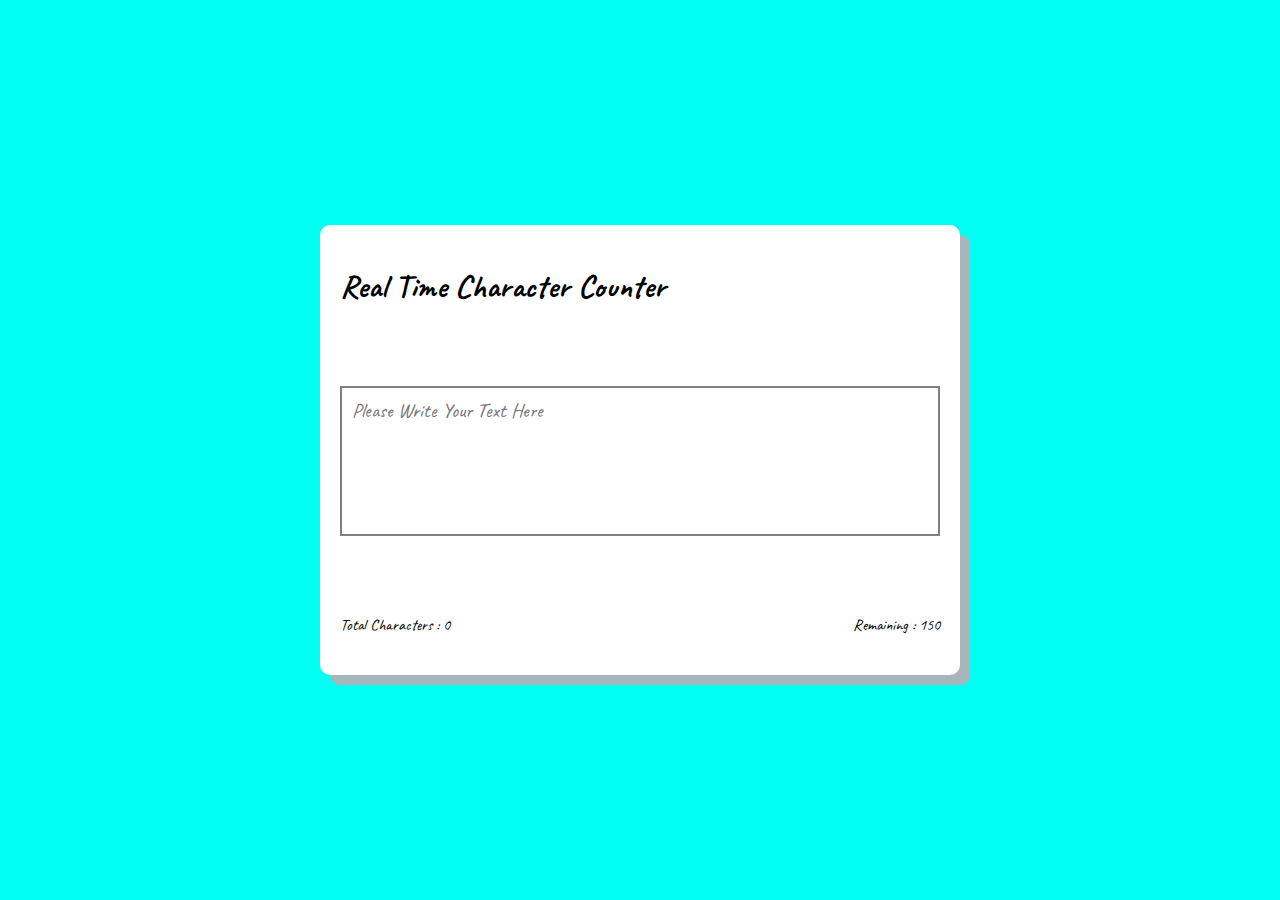
<file: Character Count/Index.html>
<!DOCTYPE html>
<html lang="en">
<head>
    <meta charset="UTF-8">
    <meta name="viewport" content="width=device-width, initial-scale=1.0">
    <title>Character Count</title>
    <link rel="stylesheet" href="Styles.css">
    <link rel="preconnect" href="https://fonts.googleapis.com">
    <link rel="preconnect" href="https://fonts.gstatic.com" crossorigin>
    <link href="https://fonts.googleapis.com/css2?family=Caveat:wght@400..700&display=swap" rel="stylesheet">
</head>
<body>
    <div class="container">
        <div class="content">
            <h1>Real Time Character Counter</h1>
            <textarea id="text" maxlength="150" placeholder="Please Write Your Text Here"></textarea>
            <div class="character-count">
                <p>Total Characters : <span class="count-character">0</span></p>
                <p>Remaining : <span class="remaining-character">150</span></p>
            </div>
        </div>
    </div>
</body>
<script src="Script.js"></script>
</html>
</file>
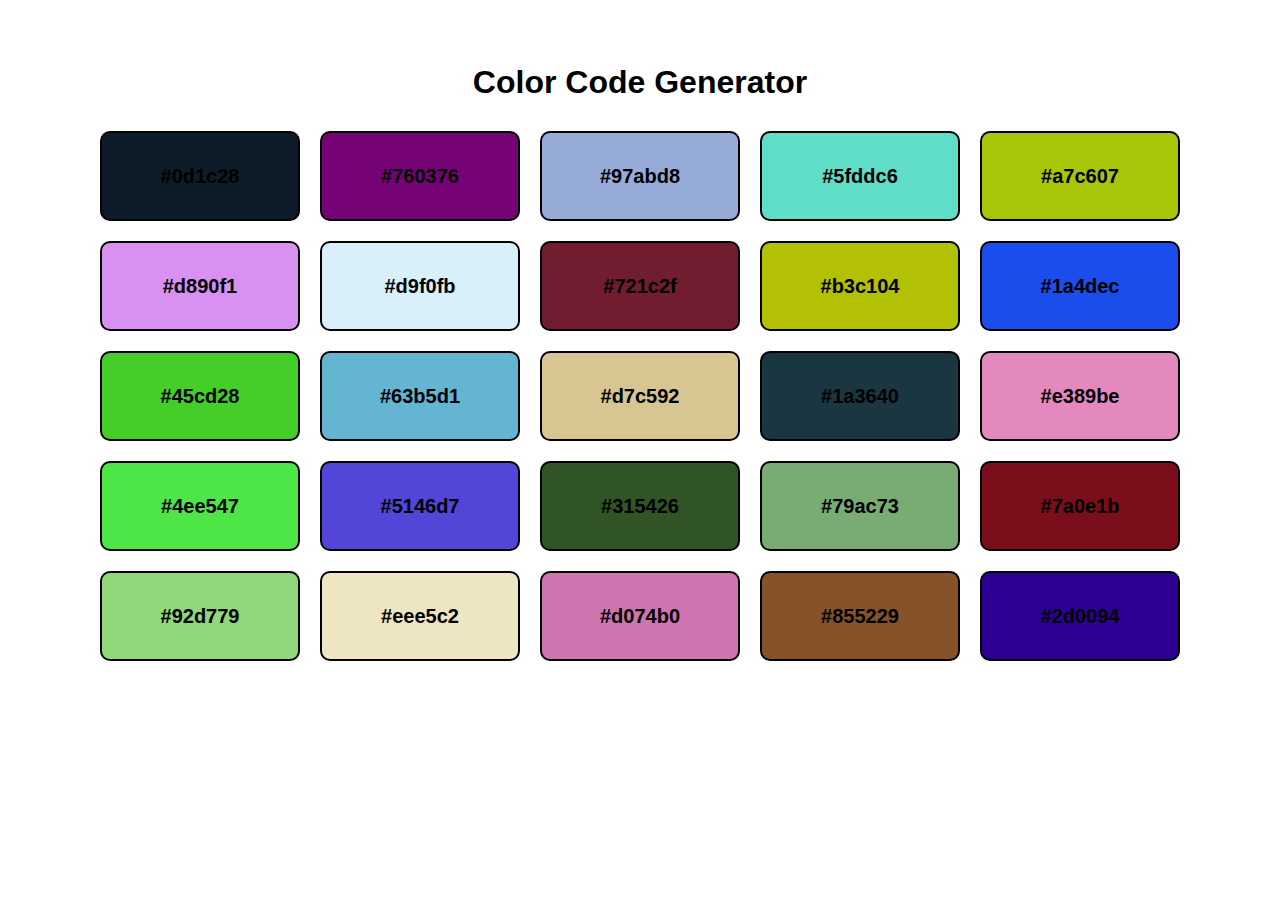
<file: Color Code Generator/Index.html>
<!DOCTYPE html>
<html lang="en">
<head>
    <meta charset="UTF-8">
    <meta name="viewport" content="width=device-width, initial-scale=1.0">
    <title>Color Code Generator</title>
    <link rel="stylesheet" href="Styles.css">
</head>
<body>
    <div class="container" id="container">
        <div class="content">
            <h1>Color Code Generator</h1>
        </div>
        <div class="color-container">
            <div class="code-container">baa</div>
            <div class="code-container"></div>
            <div class="code-container"></div>
            <div class="code-container"></div>
            <div class="code-container"></div>
        </div>
    </div>
</body>
<script src="Script.js"></script>
</html>
</file>
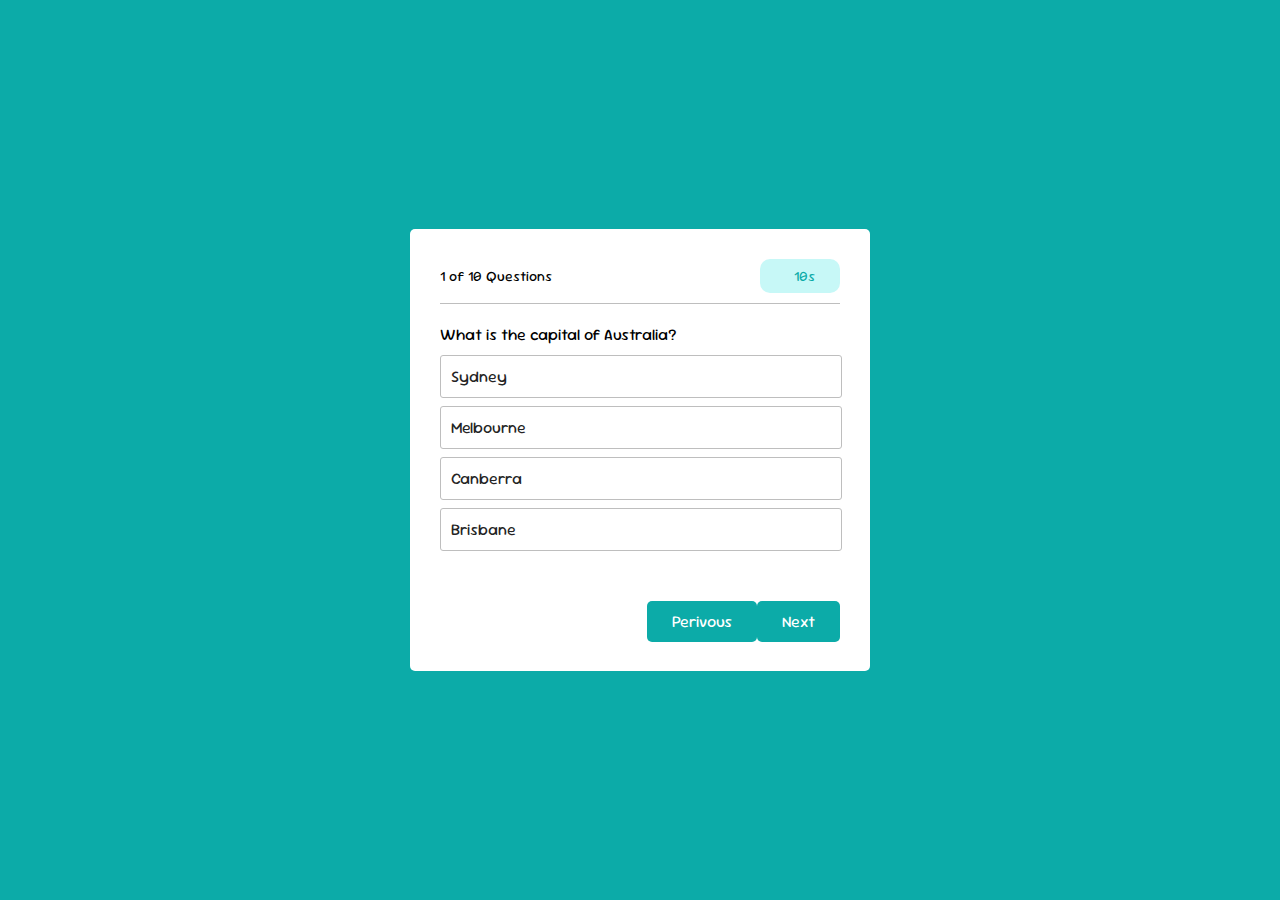
<file: Quiz App/index.html>
<!DOCTYPE html>
<html lang="en">
<head>
    <meta charset="UTF-8">
    <meta name="viewport" content="width=device-width, initial-scale=1.0">
    <title>Quiz App</title>
    <link rel="stylesheet" href="style.css">
    <link rel="stylesheet" href="https://cdnjs.cloudflare.com/ajax/libs/font-awesome/6.7.1/css/all.min.css" integrity="sha512-5Hs3dF2AEPkpNAR7UiOHba+lRSJNeM2ECkwxUIxC1Q/FLycGTbNapWXB4tP889k5T5Ju8fs4b1P5z/iB4nMfSQ==" crossorigin="anonymous" referrerpolicy="no-referrer" />
    <link rel="preconnect" href="https://fonts.googleapis.com">
    <link rel="preconnect" href="https://fonts.gstatic.com" crossorigin>
    <link href="https://fonts.googleapis.com/css2?family=Sour+Gummy:ital,wght@0,100..900;1,100..900&display=swap" rel="stylesheet">
</head>
<body>
<div class="wrapper">
    <div class="start">
        <button id="start-button">Start</button>
    </div>
    <div class="container">
        <div id="quiz-container" class="quiz-container">
            <div class="screening">
                <div id="quesion-count">1 of 2 Questions</div>
                <div id="timer">
                    <i class="fa-solid fa-stopwatch"></i>
                    <span id="time-left">10s</span>
                </div>
            </div>
            <div id="questions-container">
                
            </div>
            <div class="next-button">
                <button id="next-button">Next</button>
                <button id="next-button">Perivous</button>
            </div>
        </div>
    </div>
    <div class="score-container">
        <div id="user-score">score</div>
            <button id="restart-button">Restart</button>
    </div>
</div>
<script src="script.js"></script>
</body>
</html>
</file>
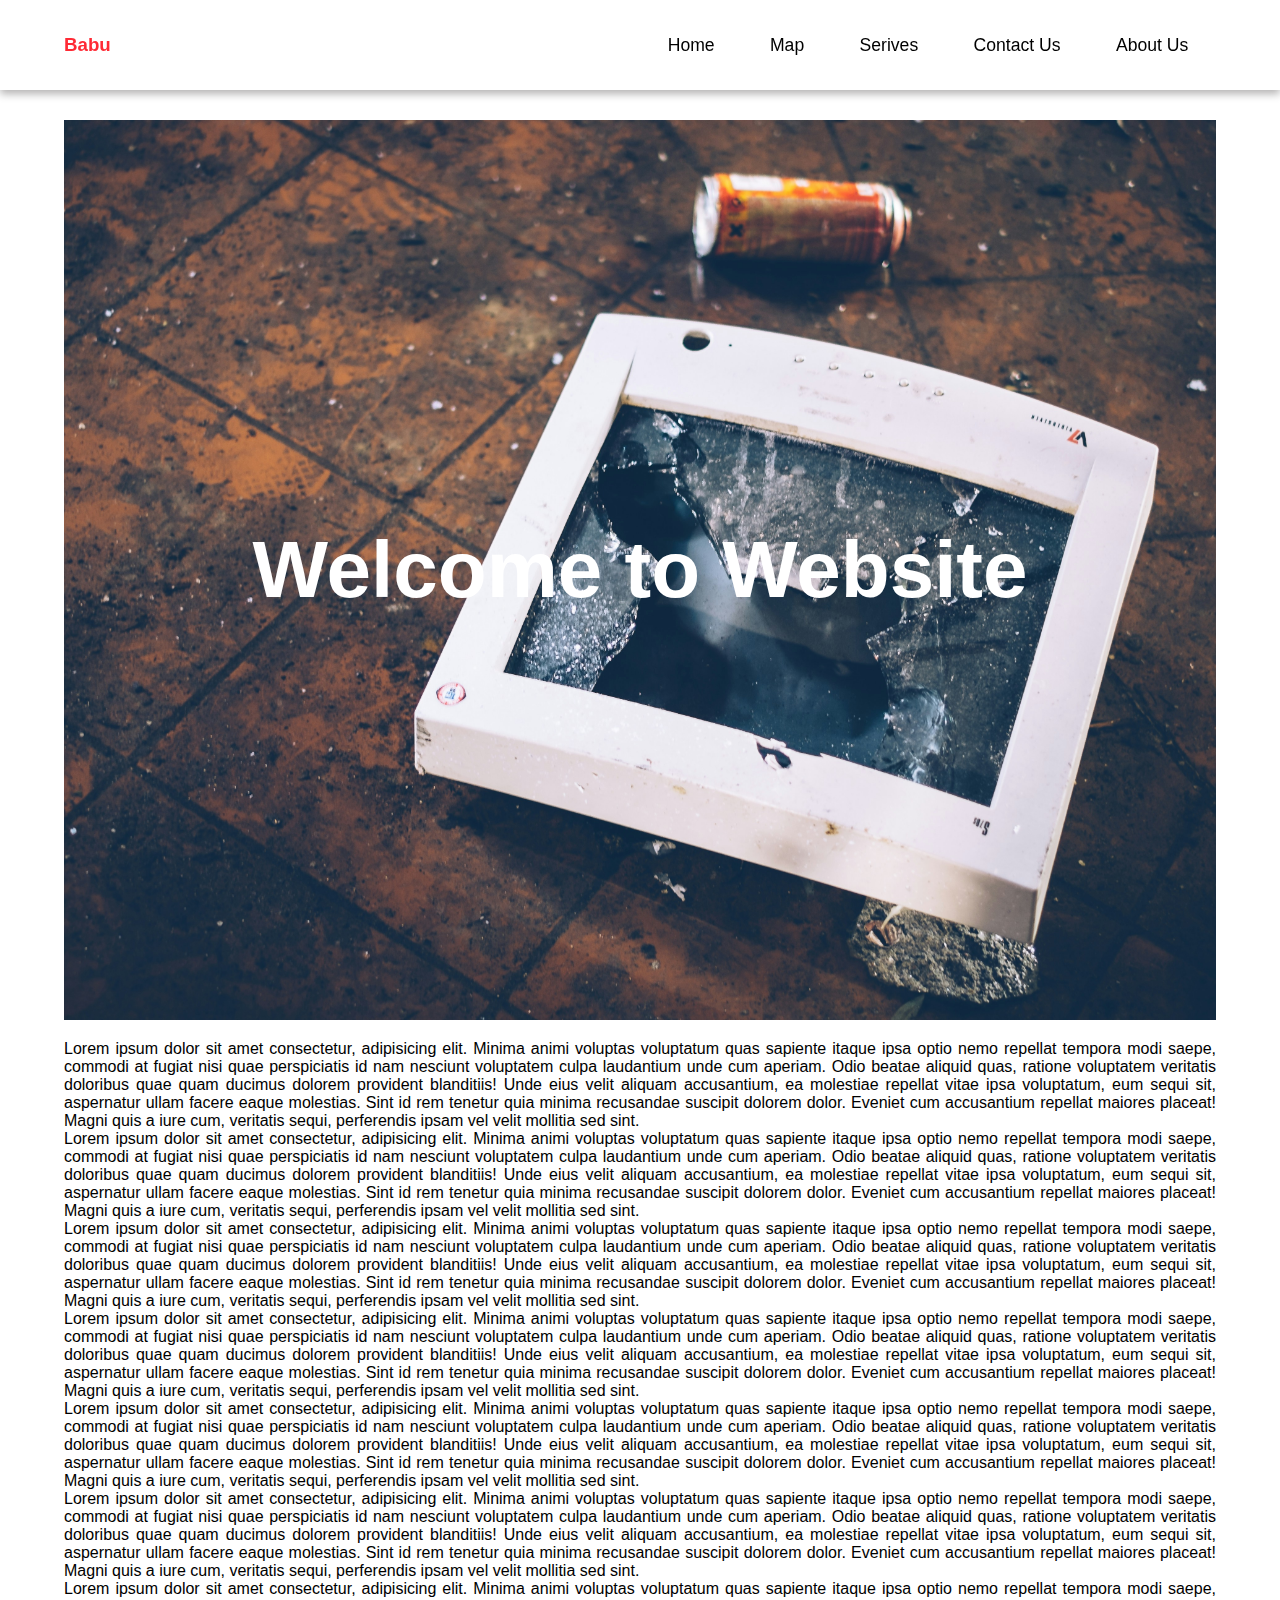
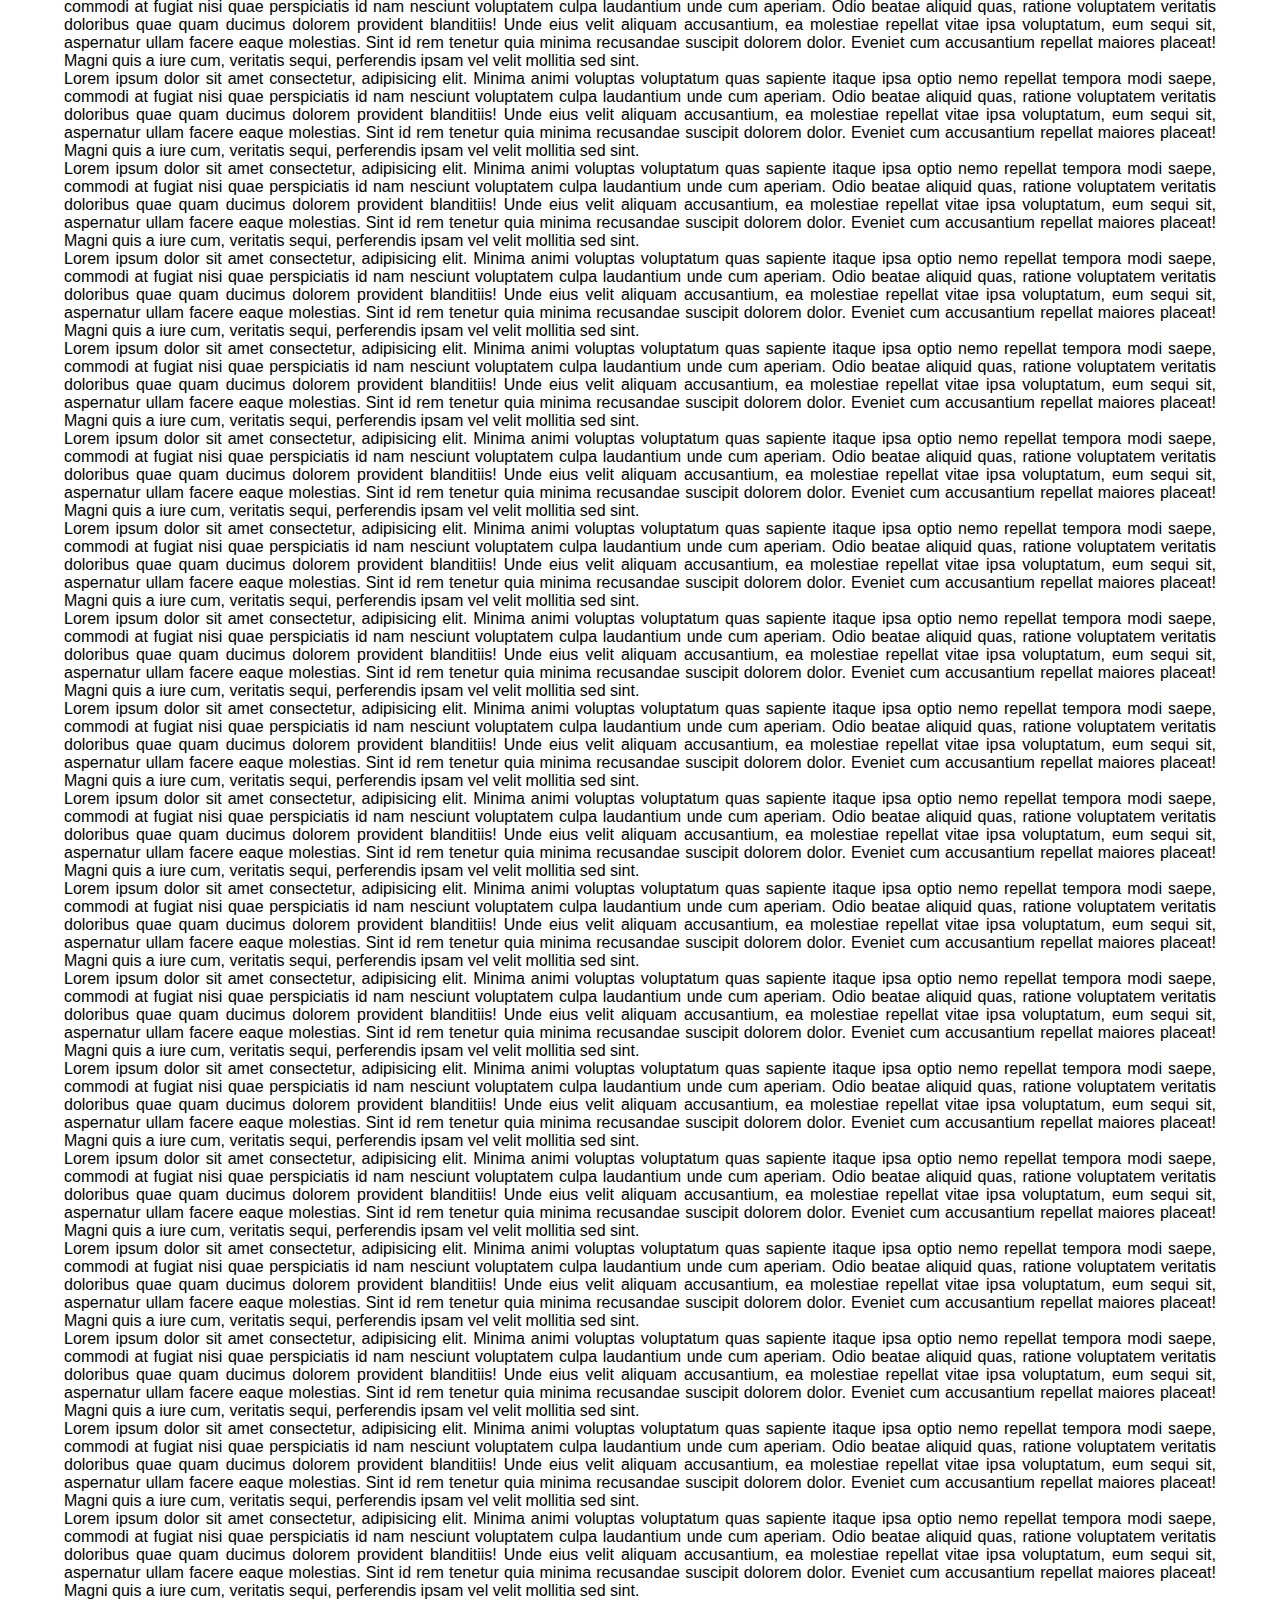
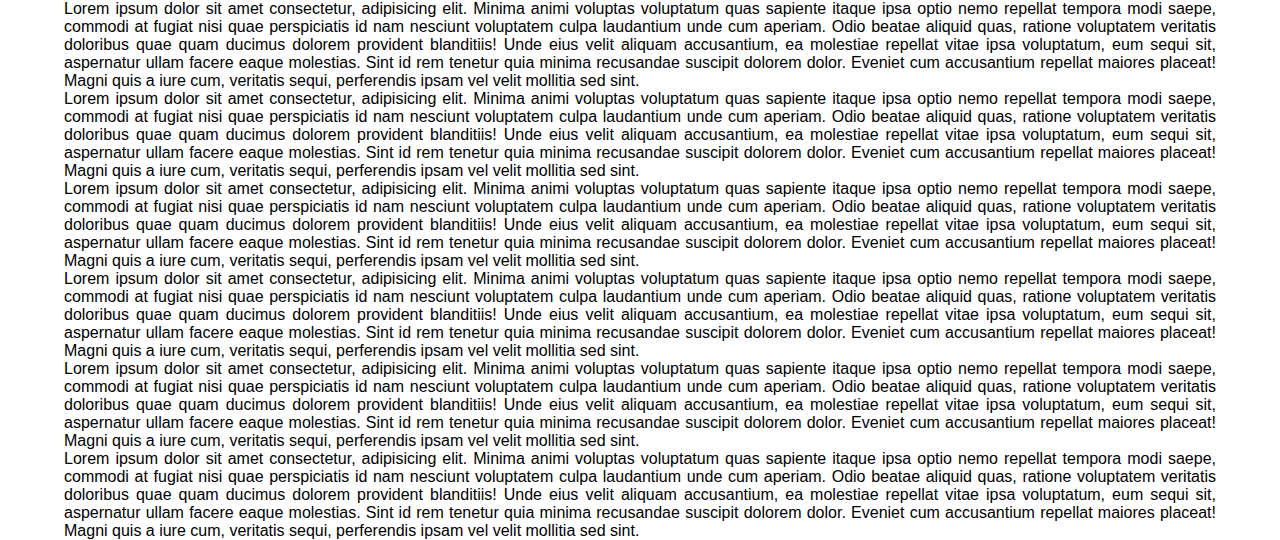
<file: Sticky NavBar/Index.html>
<!DOCTYPE html>
<html lang="en">
<head>
    <meta charset="UTF-8">
    <meta name="viewport" content="width=device-width, initial-scale=1.0">
    <title>Sticky Navbar</title>
    <link rel="stylesheet" href="Styles.css">
</head>
<body>
    <header class="header ">
        <div class="logo">
            <h3>Babu</h3>
        </div>
        <nav class="navbar">
            <ul>
                <li><a href="#">Home</a></li>
                <li><a href="#">Map</a></li>
                <li><a href="#">Serives</a></li>
                <li><a href="#">Contact Us</a></li>
                <li><a href="#">About Us</a></li>
            </ul>
        </nav>
    </header>    
    <section id="para">
        <div class="image-container">
            <h1>Welcome to Website</h1>
        </div>
        <div class="para-container">
            <p>Lorem ipsum dolor sit amet consectetur, adipisicing elit. Minima animi voluptas voluptatum quas sapiente itaque ipsa optio nemo repellat tempora modi saepe, commodi at fugiat nisi quae perspiciatis id nam nesciunt voluptatem culpa laudantium unde cum aperiam. Odio beatae aliquid quas, ratione voluptatem veritatis doloribus quae quam ducimus dolorem provident blanditiis! Unde eius velit aliquam accusantium, ea molestiae repellat vitae ipsa voluptatum, eum sequi sit, aspernatur ullam facere eaque molestias. Sint id rem tenetur quia minima recusandae suscipit dolorem dolor. Eveniet cum accusantium repellat maiores placeat! Magni quis a iure cum, veritatis sequi, perferendis ipsam vel velit mollitia sed sint.</p>
            <p>Lorem ipsum dolor sit amet consectetur, adipisicing elit. Minima animi voluptas voluptatum quas sapiente itaque ipsa optio nemo repellat tempora modi saepe, commodi at fugiat nisi quae perspiciatis id nam nesciunt voluptatem culpa laudantium unde cum aperiam. Odio beatae aliquid quas, ratione voluptatem veritatis doloribus quae quam ducimus dolorem provident blanditiis! Unde eius velit aliquam accusantium, ea molestiae repellat vitae ipsa voluptatum, eum sequi sit, aspernatur ullam facere eaque molestias. Sint id rem tenetur quia minima recusandae suscipit dolorem dolor. Eveniet cum accusantium repellat maiores placeat! Magni quis a iure cum, veritatis sequi, perferendis ipsam vel velit mollitia sed sint.</p>
            <p>Lorem ipsum dolor sit amet consectetur, adipisicing elit. Minima animi voluptas voluptatum quas sapiente itaque ipsa optio nemo repellat tempora modi saepe, commodi at fugiat nisi quae perspiciatis id nam nesciunt voluptatem culpa laudantium unde cum aperiam. Odio beatae aliquid quas, ratione voluptatem veritatis doloribus quae quam ducimus dolorem provident blanditiis! Unde eius velit aliquam accusantium, ea molestiae repellat vitae ipsa voluptatum, eum sequi sit, aspernatur ullam facere eaque molestias. Sint id rem tenetur quia minima recusandae suscipit dolorem dolor. Eveniet cum accusantium repellat maiores placeat! Magni quis a iure cum, veritatis sequi, perferendis ipsam vel velit mollitia sed sint.</p>
            <p>Lorem ipsum dolor sit amet consectetur, adipisicing elit. Minima animi voluptas voluptatum quas sapiente itaque ipsa optio nemo repellat tempora modi saepe, commodi at fugiat nisi quae perspiciatis id nam nesciunt voluptatem culpa laudantium unde cum aperiam. Odio beatae aliquid quas, ratione voluptatem veritatis doloribus quae quam ducimus dolorem provident blanditiis! Unde eius velit aliquam accusantium, ea molestiae repellat vitae ipsa voluptatum, eum sequi sit, aspernatur ullam facere eaque molestias. Sint id rem tenetur quia minima recusandae suscipit dolorem dolor. Eveniet cum accusantium repellat maiores placeat! Magni quis a iure cum, veritatis sequi, perferendis ipsam vel velit mollitia sed sint.</p>
            <p>Lorem ipsum dolor sit amet consectetur, adipisicing elit. Minima animi voluptas voluptatum quas sapiente itaque ipsa optio nemo repellat tempora modi saepe, commodi at fugiat nisi quae perspiciatis id nam nesciunt voluptatem culpa laudantium unde cum aperiam. Odio beatae aliquid quas, ratione voluptatem veritatis doloribus quae quam ducimus dolorem provident blanditiis! Unde eius velit aliquam accusantium, ea molestiae repellat vitae ipsa voluptatum, eum sequi sit, aspernatur ullam facere eaque molestias. Sint id rem tenetur quia minima recusandae suscipit dolorem dolor. Eveniet cum accusantium repellat maiores placeat! Magni quis a iure cum, veritatis sequi, perferendis ipsam vel velit mollitia sed sint.</p>
            <p>Lorem ipsum dolor sit amet consectetur, adipisicing elit. Minima animi voluptas voluptatum quas sapiente itaque ipsa optio nemo repellat tempora modi saepe, commodi at fugiat nisi quae perspiciatis id nam nesciunt voluptatem culpa laudantium unde cum aperiam. Odio beatae aliquid quas, ratione voluptatem veritatis doloribus quae quam ducimus dolorem provident blanditiis! Unde eius velit aliquam accusantium, ea molestiae repellat vitae ipsa voluptatum, eum sequi sit, aspernatur ullam facere eaque molestias. Sint id rem tenetur quia minima recusandae suscipit dolorem dolor. Eveniet cum accusantium repellat maiores placeat! Magni quis a iure cum, veritatis sequi, perferendis ipsam vel velit mollitia sed sint.</p>
            <p>Lorem ipsum dolor sit amet consectetur, adipisicing elit. Minima animi voluptas voluptatum quas sapiente itaque ipsa optio nemo repellat tempora modi saepe, commodi at fugiat nisi quae perspiciatis id nam nesciunt voluptatem culpa laudantium unde cum aperiam. Odio beatae aliquid quas, ratione voluptatem veritatis doloribus quae quam ducimus dolorem provident blanditiis! Unde eius velit aliquam accusantium, ea molestiae repellat vitae ipsa voluptatum, eum sequi sit, aspernatur ullam facere eaque molestias. Sint id rem tenetur quia minima recusandae suscipit dolorem dolor. Eveniet cum accusantium repellat maiores placeat! Magni quis a iure cum, veritatis sequi, perferendis ipsam vel velit mollitia sed sint.</p>
            <p>Lorem ipsum dolor sit amet consectetur, adipisicing elit. Minima animi voluptas voluptatum quas sapiente itaque ipsa optio nemo repellat tempora modi saepe, commodi at fugiat nisi quae perspiciatis id nam nesciunt voluptatem culpa laudantium unde cum aperiam. Odio beatae aliquid quas, ratione voluptatem veritatis doloribus quae quam ducimus dolorem provident blanditiis! Unde eius velit aliquam accusantium, ea molestiae repellat vitae ipsa voluptatum, eum sequi sit, aspernatur ullam facere eaque molestias. Sint id rem tenetur quia minima recusandae suscipit dolorem dolor. Eveniet cum accusantium repellat maiores placeat! Magni quis a iure cum, veritatis sequi, perferendis ipsam vel velit mollitia sed sint.</p>
            <p>Lorem ipsum dolor sit amet consectetur, adipisicing elit. Minima animi voluptas voluptatum quas sapiente itaque ipsa optio nemo repellat tempora modi saepe, commodi at fugiat nisi quae perspiciatis id nam nesciunt voluptatem culpa laudantium unde cum aperiam. Odio beatae aliquid quas, ratione voluptatem veritatis doloribus quae quam ducimus dolorem provident blanditiis! Unde eius velit aliquam accusantium, ea molestiae repellat vitae ipsa voluptatum, eum sequi sit, aspernatur ullam facere eaque molestias. Sint id rem tenetur quia minima recusandae suscipit dolorem dolor. Eveniet cum accusantium repellat maiores placeat! Magni quis a iure cum, veritatis sequi, perferendis ipsam vel velit mollitia sed sint.</p>
            <p>Lorem ipsum dolor sit amet consectetur, adipisicing elit. Minima animi voluptas voluptatum quas sapiente itaque ipsa optio nemo repellat tempora modi saepe, commodi at fugiat nisi quae perspiciatis id nam nesciunt voluptatem culpa laudantium unde cum aperiam. Odio beatae aliquid quas, ratione voluptatem veritatis doloribus quae quam ducimus dolorem provident blanditiis! Unde eius velit aliquam accusantium, ea molestiae repellat vitae ipsa voluptatum, eum sequi sit, aspernatur ullam facere eaque molestias. Sint id rem tenetur quia minima recusandae suscipit dolorem dolor. Eveniet cum accusantium repellat maiores placeat! Magni quis a iure cum, veritatis sequi, perferendis ipsam vel velit mollitia sed sint.</p>
            <p>Lorem ipsum dolor sit amet consectetur, adipisicing elit. Minima animi voluptas voluptatum quas sapiente itaque ipsa optio nemo repellat tempora modi saepe, commodi at fugiat nisi quae perspiciatis id nam nesciunt voluptatem culpa laudantium unde cum aperiam. Odio beatae aliquid quas, ratione voluptatem veritatis doloribus quae quam ducimus dolorem provident blanditiis! Unde eius velit aliquam accusantium, ea molestiae repellat vitae ipsa voluptatum, eum sequi sit, aspernatur ullam facere eaque molestias. Sint id rem tenetur quia minima recusandae suscipit dolorem dolor. Eveniet cum accusantium repellat maiores placeat! Magni quis a iure cum, veritatis sequi, perferendis ipsam vel velit mollitia sed sint.</p>
            <p>Lorem ipsum dolor sit amet consectetur, adipisicing elit. Minima animi voluptas voluptatum quas sapiente itaque ipsa optio nemo repellat tempora modi saepe, commodi at fugiat nisi quae perspiciatis id nam nesciunt voluptatem culpa laudantium unde cum aperiam. Odio beatae aliquid quas, ratione voluptatem veritatis doloribus quae quam ducimus dolorem provident blanditiis! Unde eius velit aliquam accusantium, ea molestiae repellat vitae ipsa voluptatum, eum sequi sit, aspernatur ullam facere eaque molestias. Sint id rem tenetur quia minima recusandae suscipit dolorem dolor. Eveniet cum accusantium repellat maiores placeat! Magni quis a iure cum, veritatis sequi, perferendis ipsam vel velit mollitia sed sint.</p>
            <p>Lorem ipsum dolor sit amet consectetur, adipisicing elit. Minima animi voluptas voluptatum quas sapiente itaque ipsa optio nemo repellat tempora modi saepe, commodi at fugiat nisi quae perspiciatis id nam nesciunt voluptatem culpa laudantium unde cum aperiam. Odio beatae aliquid quas, ratione voluptatem veritatis doloribus quae quam ducimus dolorem provident blanditiis! Unde eius velit aliquam accusantium, ea molestiae repellat vitae ipsa voluptatum, eum sequi sit, aspernatur ullam facere eaque molestias. Sint id rem tenetur quia minima recusandae suscipit dolorem dolor. Eveniet cum accusantium repellat maiores placeat! Magni quis a iure cum, veritatis sequi, perferendis ipsam vel velit mollitia sed sint.</p>
            <p>Lorem ipsum dolor sit amet consectetur, adipisicing elit. Minima animi voluptas voluptatum quas sapiente itaque ipsa optio nemo repellat tempora modi saepe, commodi at fugiat nisi quae perspiciatis id nam nesciunt voluptatem culpa laudantium unde cum aperiam. Odio beatae aliquid quas, ratione voluptatem veritatis doloribus quae quam ducimus dolorem provident blanditiis! Unde eius velit aliquam accusantium, ea molestiae repellat vitae ipsa voluptatum, eum sequi sit, aspernatur ullam facere eaque molestias. Sint id rem tenetur quia minima recusandae suscipit dolorem dolor. Eveniet cum accusantium repellat maiores placeat! Magni quis a iure cum, veritatis sequi, perferendis ipsam vel velit mollitia sed sint.</p>
            <p>Lorem ipsum dolor sit amet consectetur, adipisicing elit. Minima animi voluptas voluptatum quas sapiente itaque ipsa optio nemo repellat tempora modi saepe, commodi at fugiat nisi quae perspiciatis id nam nesciunt voluptatem culpa laudantium unde cum aperiam. Odio beatae aliquid quas, ratione voluptatem veritatis doloribus quae quam ducimus dolorem provident blanditiis! Unde eius velit aliquam accusantium, ea molestiae repellat vitae ipsa voluptatum, eum sequi sit, aspernatur ullam facere eaque molestias. Sint id rem tenetur quia minima recusandae suscipit dolorem dolor. Eveniet cum accusantium repellat maiores placeat! Magni quis a iure cum, veritatis sequi, perferendis ipsam vel velit mollitia sed sint.</p>
            <p>Lorem ipsum dolor sit amet consectetur, adipisicing elit. Minima animi voluptas voluptatum quas sapiente itaque ipsa optio nemo repellat tempora modi saepe, commodi at fugiat nisi quae perspiciatis id nam nesciunt voluptatem culpa laudantium unde cum aperiam. Odio beatae aliquid quas, ratione voluptatem veritatis doloribus quae quam ducimus dolorem provident blanditiis! Unde eius velit aliquam accusantium, ea molestiae repellat vitae ipsa voluptatum, eum sequi sit, aspernatur ullam facere eaque molestias. Sint id rem tenetur quia minima recusandae suscipit dolorem dolor. Eveniet cum accusantium repellat maiores placeat! Magni quis a iure cum, veritatis sequi, perferendis ipsam vel velit mollitia sed sint.</p>
            <p>Lorem ipsum dolor sit amet consectetur, adipisicing elit. Minima animi voluptas voluptatum quas sapiente itaque ipsa optio nemo repellat tempora modi saepe, commodi at fugiat nisi quae perspiciatis id nam nesciunt voluptatem culpa laudantium unde cum aperiam. Odio beatae aliquid quas, ratione voluptatem veritatis doloribus quae quam ducimus dolorem provident blanditiis! Unde eius velit aliquam accusantium, ea molestiae repellat vitae ipsa voluptatum, eum sequi sit, aspernatur ullam facere eaque molestias. Sint id rem tenetur quia minima recusandae suscipit dolorem dolor. Eveniet cum accusantium repellat maiores placeat! Magni quis a iure cum, veritatis sequi, perferendis ipsam vel velit mollitia sed sint.</p>
            <p>Lorem ipsum dolor sit amet consectetur, adipisicing elit. Minima animi voluptas voluptatum quas sapiente itaque ipsa optio nemo repellat tempora modi saepe, commodi at fugiat nisi quae perspiciatis id nam nesciunt voluptatem culpa laudantium unde cum aperiam. Odio beatae aliquid quas, ratione voluptatem veritatis doloribus quae quam ducimus dolorem provident blanditiis! Unde eius velit aliquam accusantium, ea molestiae repellat vitae ipsa voluptatum, eum sequi sit, aspernatur ullam facere eaque molestias. Sint id rem tenetur quia minima recusandae suscipit dolorem dolor. Eveniet cum accusantium repellat maiores placeat! Magni quis a iure cum, veritatis sequi, perferendis ipsam vel velit mollitia sed sint.</p>
            <p>Lorem ipsum dolor sit amet consectetur, adipisicing elit. Minima animi voluptas voluptatum quas sapiente itaque ipsa optio nemo repellat tempora modi saepe, commodi at fugiat nisi quae perspiciatis id nam nesciunt voluptatem culpa laudantium unde cum aperiam. Odio beatae aliquid quas, ratione voluptatem veritatis doloribus quae quam ducimus dolorem provident blanditiis! Unde eius velit aliquam accusantium, ea molestiae repellat vitae ipsa voluptatum, eum sequi sit, aspernatur ullam facere eaque molestias. Sint id rem tenetur quia minima recusandae suscipit dolorem dolor. Eveniet cum accusantium repellat maiores placeat! Magni quis a iure cum, veritatis sequi, perferendis ipsam vel velit mollitia sed sint.</p>
            <p>Lorem ipsum dolor sit amet consectetur, adipisicing elit. Minima animi voluptas voluptatum quas sapiente itaque ipsa optio nemo repellat tempora modi saepe, commodi at fugiat nisi quae perspiciatis id nam nesciunt voluptatem culpa laudantium unde cum aperiam. Odio beatae aliquid quas, ratione voluptatem veritatis doloribus quae quam ducimus dolorem provident blanditiis! Unde eius velit aliquam accusantium, ea molestiae repellat vitae ipsa voluptatum, eum sequi sit, aspernatur ullam facere eaque molestias. Sint id rem tenetur quia minima recusandae suscipit dolorem dolor. Eveniet cum accusantium repellat maiores placeat! Magni quis a iure cum, veritatis sequi, perferendis ipsam vel velit mollitia sed sint.</p>
            <p>Lorem ipsum dolor sit amet consectetur, adipisicing elit. Minima animi voluptas voluptatum quas sapiente itaque ipsa optio nemo repellat tempora modi saepe, commodi at fugiat nisi quae perspiciatis id nam nesciunt voluptatem culpa laudantium unde cum aperiam. Odio beatae aliquid quas, ratione voluptatem veritatis doloribus quae quam ducimus dolorem provident blanditiis! Unde eius velit aliquam accusantium, ea molestiae repellat vitae ipsa voluptatum, eum sequi sit, aspernatur ullam facere eaque molestias. Sint id rem tenetur quia minima recusandae suscipit dolorem dolor. Eveniet cum accusantium repellat maiores placeat! Magni quis a iure cum, veritatis sequi, perferendis ipsam vel velit mollitia sed sint.</p>
            <p>Lorem ipsum dolor sit amet consectetur, adipisicing elit. Minima animi voluptas voluptatum quas sapiente itaque ipsa optio nemo repellat tempora modi saepe, commodi at fugiat nisi quae perspiciatis id nam nesciunt voluptatem culpa laudantium unde cum aperiam. Odio beatae aliquid quas, ratione voluptatem veritatis doloribus quae quam ducimus dolorem provident blanditiis! Unde eius velit aliquam accusantium, ea molestiae repellat vitae ipsa voluptatum, eum sequi sit, aspernatur ullam facere eaque molestias. Sint id rem tenetur quia minima recusandae suscipit dolorem dolor. Eveniet cum accusantium repellat maiores placeat! Magni quis a iure cum, veritatis sequi, perferendis ipsam vel velit mollitia sed sint.</p>
            <p>Lorem ipsum dolor sit amet consectetur, adipisicing elit. Minima animi voluptas voluptatum quas sapiente itaque ipsa optio nemo repellat tempora modi saepe, commodi at fugiat nisi quae perspiciatis id nam nesciunt voluptatem culpa laudantium unde cum aperiam. Odio beatae aliquid quas, ratione voluptatem veritatis doloribus quae quam ducimus dolorem provident blanditiis! Unde eius velit aliquam accusantium, ea molestiae repellat vitae ipsa voluptatum, eum sequi sit, aspernatur ullam facere eaque molestias. Sint id rem tenetur quia minima recusandae suscipit dolorem dolor. Eveniet cum accusantium repellat maiores placeat! Magni quis a iure cum, veritatis sequi, perferendis ipsam vel velit mollitia sed sint.</p>
            <p>Lorem ipsum dolor sit amet consectetur, adipisicing elit. Minima animi voluptas voluptatum quas sapiente itaque ipsa optio nemo repellat tempora modi saepe, commodi at fugiat nisi quae perspiciatis id nam nesciunt voluptatem culpa laudantium unde cum aperiam. Odio beatae aliquid quas, ratione voluptatem veritatis doloribus quae quam ducimus dolorem provident blanditiis! Unde eius velit aliquam accusantium, ea molestiae repellat vitae ipsa voluptatum, eum sequi sit, aspernatur ullam facere eaque molestias. Sint id rem tenetur quia minima recusandae suscipit dolorem dolor. Eveniet cum accusantium repellat maiores placeat! Magni quis a iure cum, veritatis sequi, perferendis ipsam vel velit mollitia sed sint.</p>
            <p>Lorem ipsum dolor sit amet consectetur, adipisicing elit. Minima animi voluptas voluptatum quas sapiente itaque ipsa optio nemo repellat tempora modi saepe, commodi at fugiat nisi quae perspiciatis id nam nesciunt voluptatem culpa laudantium unde cum aperiam. Odio beatae aliquid quas, ratione voluptatem veritatis doloribus quae quam ducimus dolorem provident blanditiis! Unde eius velit aliquam accusantium, ea molestiae repellat vitae ipsa voluptatum, eum sequi sit, aspernatur ullam facere eaque molestias. Sint id rem tenetur quia minima recusandae suscipit dolorem dolor. Eveniet cum accusantium repellat maiores placeat! Magni quis a iure cum, veritatis sequi, perferendis ipsam vel velit mollitia sed sint.</p>
            <p>Lorem ipsum dolor sit amet consectetur, adipisicing elit. Minima animi voluptas voluptatum quas sapiente itaque ipsa optio nemo repellat tempora modi saepe, commodi at fugiat nisi quae perspiciatis id nam nesciunt voluptatem culpa laudantium unde cum aperiam. Odio beatae aliquid quas, ratione voluptatem veritatis doloribus quae quam ducimus dolorem provident blanditiis! Unde eius velit aliquam accusantium, ea molestiae repellat vitae ipsa voluptatum, eum sequi sit, aspernatur ullam facere eaque molestias. Sint id rem tenetur quia minima recusandae suscipit dolorem dolor. Eveniet cum accusantium repellat maiores placeat! Magni quis a iure cum, veritatis sequi, perferendis ipsam vel velit mollitia sed sint.</p>
            <p>Lorem ipsum dolor sit amet consectetur, adipisicing elit. Minima animi voluptas voluptatum quas sapiente itaque ipsa optio nemo repellat tempora modi saepe, commodi at fugiat nisi quae perspiciatis id nam nesciunt voluptatem culpa laudantium unde cum aperiam. Odio beatae aliquid quas, ratione voluptatem veritatis doloribus quae quam ducimus dolorem provident blanditiis! Unde eius velit aliquam accusantium, ea molestiae repellat vitae ipsa voluptatum, eum sequi sit, aspernatur ullam facere eaque molestias. Sint id rem tenetur quia minima recusandae suscipit dolorem dolor. Eveniet cum accusantium repellat maiores placeat! Magni quis a iure cum, veritatis sequi, perferendis ipsam vel velit mollitia sed sint.</p>
            <p>Lorem ipsum dolor sit amet consectetur, adipisicing elit. Minima animi voluptas voluptatum quas sapiente itaque ipsa optio nemo repellat tempora modi saepe, commodi at fugiat nisi quae perspiciatis id nam nesciunt voluptatem culpa laudantium unde cum aperiam. Odio beatae aliquid quas, ratione voluptatem veritatis doloribus quae quam ducimus dolorem provident blanditiis! Unde eius velit aliquam accusantium, ea molestiae repellat vitae ipsa voluptatum, eum sequi sit, aspernatur ullam facere eaque molestias. Sint id rem tenetur quia minima recusandae suscipit dolorem dolor. Eveniet cum accusantium repellat maiores placeat! Magni quis a iure cum, veritatis sequi, perferendis ipsam vel velit mollitia sed sint.</p>
            <p>Lorem ipsum dolor sit amet consectetur, adipisicing elit. Minima animi voluptas voluptatum quas sapiente itaque ipsa optio nemo repellat tempora modi saepe, commodi at fugiat nisi quae perspiciatis id nam nesciunt voluptatem culpa laudantium unde cum aperiam. Odio beatae aliquid quas, ratione voluptatem veritatis doloribus quae quam ducimus dolorem provident blanditiis! Unde eius velit aliquam accusantium, ea molestiae repellat vitae ipsa voluptatum, eum sequi sit, aspernatur ullam facere eaque molestias. Sint id rem tenetur quia minima recusandae suscipit dolorem dolor. Eveniet cum accusantium repellat maiores placeat! Magni quis a iure cum, veritatis sequi, perferendis ipsam vel velit mollitia sed sint.</p>
            <p>Lorem ipsum dolor sit amet consectetur, adipisicing elit. Minima animi voluptas voluptatum quas sapiente itaque ipsa optio nemo repellat tempora modi saepe, commodi at fugiat nisi quae perspiciatis id nam nesciunt voluptatem culpa laudantium unde cum aperiam. Odio beatae aliquid quas, ratione voluptatem veritatis doloribus quae quam ducimus dolorem provident blanditiis! Unde eius velit aliquam accusantium, ea molestiae repellat vitae ipsa voluptatum, eum sequi sit, aspernatur ullam facere eaque molestias. Sint id rem tenetur quia minima recusandae suscipit dolorem dolor. Eveniet cum accusantium repellat maiores placeat! Magni quis a iure cum, veritatis sequi, perferendis ipsam vel velit mollitia sed sint.</p>    
        </div>
    </section>

</body>
<script src="Script.js"></script>
</html>
</file>
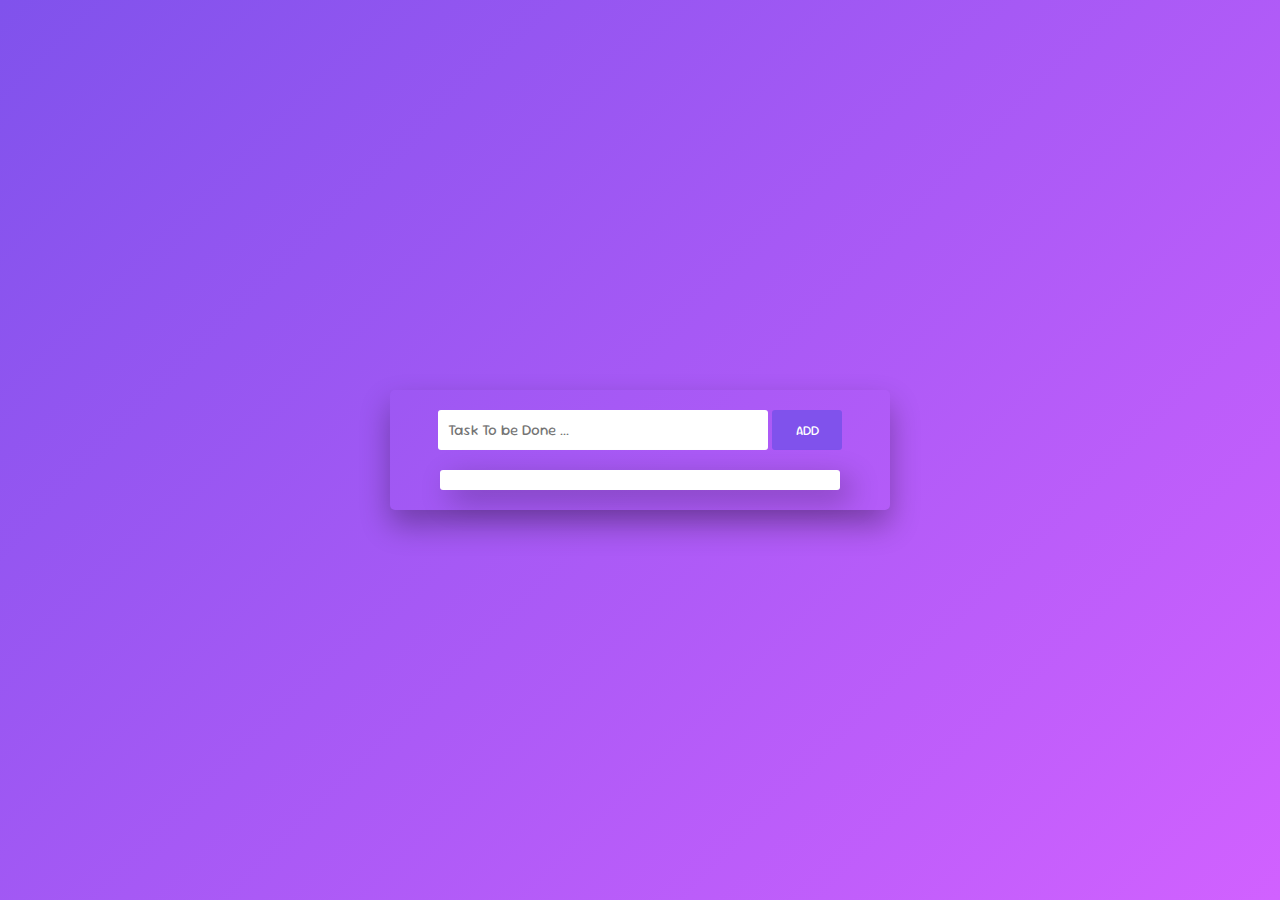
<file: To Do List/index.html>
<!DOCTYPE html>
<html lang="en">
<head>
    <meta charset="UTF-8">
    <meta name="viewport" content="width=device-width, initial-scale=1.0">
    <title>TO DO List</title>
    <link rel="stylesheet" href="styles.css">
    <link rel="preconnect" href="https://fonts.googleapis.com">
    <link rel="preconnect" href="https://fonts.gstatic.com" crossorigin>
    <link href="https://fonts.googleapis.com/css2?family=Sour+Gummy:ital,wght@0,100..900;1,100..900&display=swap" rel="stylesheet">
    <link rel="stylesheet" href="https://cdnjs.cloudflare.com/ajax/libs/font-awesome/6.7.1/css/all.min.css" integrity="sha512-5Hs3dF2AEPkpNAR7UiOHba+lRSJNeM2ECkwxUIxC1Q/FLycGTbNapWXB4tP889k5T5Ju8fs4b1P5z/iB4nMfSQ==" crossorigin="anonymous" referrerpolicy="no-referrer" />
</head>
<body>
    <section id="todo">
        <div class="taskadder" id="taskadder">
            <input type="text" id="add" name="add" placeholder="Task To be Done ...">
            <button id="push">ADD</button>
        </div>
        <div class="taskremover" id="taskremover">

        </div>    
    </section>
</body>
<script src="script.js"></script>
</html>
</file>
<file: Character Count/Styles.css>
@import url('https://fonts.googleapis.com/css2?family=Caveat:wght@400..700&display=swap');
*{
    padding: 0;
    margin: 0;
    box-sizing: border-box;
    font-family: "Caveat", cursive;
}
body{
    width: 100vw;
    height: 100vh;
    display: flex;
    align-items: center;
    justify-content: center;
    background-color: #00fff2;
}
.container{
    width: 50%;
    height: 50%;
    background-color: #fff;
    display: flex;
    flex-direction: column;
    justify-content: space-around;
    padding: 20px;
    border-radius: 10px;
    box-shadow: 10px 10px #a6b6bb;;
}
.content{
    height: 90%;
    display: flex;
    flex-direction: column;
    justify-content: space-between;
}
.character-count{
    display: flex;
    justify-content: space-between;
}
textarea{
    width: 100%;
    height: 150px;
    padding: 10px;
    font-size: 20px;
    resize: none;
    border: 2px solid grey;
}
</file>
<file: Color Code Generator/Styles.css>
* {
    padding: 0;
    margin: 0;
    box-sizing: border-box;
    font-family: sans-serif;
    border: none;
    outline: none;
    scroll-behavior: smooth;
    text-decoration: none;
}
body {
    width: 100vw;
    height: 100vh;
}
#container {
    padding: 5%;
}
.container {
    display: flex;
    flex-direction: column;
    align-items: center;
}
.color-container {
    display: flex;
    align-items: center;
    justify-content: center;
    flex-wrap: wrap;
    width: 100%;
    height: 100%;
    margin: 20px 0px;
}
.code-container {
    width: 200px;
    height: 90px;
    border-radius: 10px;
    border: 2px solid #000;
    margin: 10px;
    display: flex;
    align-items: center;
    justify-content: center;
    font-size: 20px;
    font-weight: 550;
    position: relative;
    cursor: pointer;
}
.color-code {
    transition: opacity 0.3s ease;
}
.code-container:hover .color-code {
    opacity: 0;
}
.fa-regular {
    position: absolute;
    top: 50%;
    right: 90px;
    transform: translateY(-50%);
    cursor: pointer;
    opacity: 0;
    font-size: 18px;
    transition: opacity 0.3s ease;
}
.code-container:hover .fa-regular {
    opacity: 1;
    color: #fff;
}
</file>
<file: Quiz App/style.css>
@import url('https://fonts.googleapis.com/css2?family=Sour+Gummy:ital,wght@0,100..900;1,100..900&display=swap');
*{
    padding: 0;
    margin: 0;
    box-sizing: border-box;
    font-family: "Sour Gummy", serif;
}
body{
    background-color: #0CABA8;
    height: 100vh;
}
.wrapper{
    display: flex;
    align-items: center;
    justify-content: center;
    height: 100%;
}
button#start-button, button#restart-button {
    padding: 10px 20px;
    border: none;
    outline: none;
    border-radius: 5px;
    font-size: 18px;
    cursor: pointer;
    transition: 0.3s ease;
    display: none;
}
button#start-button:hover, button#restart-button:hover {
    transform: scale(1.1);
}
.score-container{
    display: none;
}
.quiz-container{
    min-width: 460px;
    background-color: #fff;
    padding:30px 30px 100px;
    border-radius: 5px;
}
.screening{
    display: flex;
    justify-content: space-between;
    align-items: center;
    width: 100%;
    padding:0 0 10px 0;
    border-bottom: 1px solid #bebebe;
}
#quesion-count{
    font-size: 14px;
}
#timer{
    width:80px;
    color: #0CABA8;
    padding: 8px 20px;
    border-radius: 10px;
    background-color: #c7f8f7;
    display: flex;
    align-items: center;
    justify-content: space-around;
    font-size: 14px;
}
@keyframes timerBlink {
    0% {
        transform: scale(1);
    }
    50% {
        transform: scale(1.13);
    }
    100% {
        transform: scale(1);
    }
}
.next-button button{
    all: unset;
    padding: 10px 25px;
    background-color: #0CABA8;
    border-radius: 5px;
    color: #fff;
    cursor: pointer;
    float: right;
    margin-top: 30px;
    display: flex;
}
#questions-container{
    margin: 20px 0;
}
.questions{
    margin-bottom: 10px;
}
button.option_button{
    all: unset;
    display: flex;
    width: 95%;
    margin-top: 8px;
    border:1px solid #bebebe;
    padding: 10px;
    color: #242424;
    cursor: pointer;
    border-radius: 3px;
    transition: 0.5s;
}
button.option_button:hover{
    transform: scale(1.03);
}
#timer{
    transition: background-color 0.5s ease, transform 0.5s ease;
}
</file>
<file: Sticky NavBar/Styles.css>
*{
    margin: 0px;
    padding: 0px;
    box-sizing: border-box;
    font-family: sans-serif;
    text-decoration: none;
}
section{
    padding: 0 5%;
}
header{
    width: 100%;
    height: 90px;
    background-color: #fff;
    color: #ffffff;
    display: flex;
    justify-content: space-between;
    position: fixed;
    top: 0;
    padding: 0 5%;
    box-shadow:0px 4px 8px rgba(5, 0, 0, 0.3);
}
header .logo{
    color: #ff0411d8;
    display: flex;
    align-items: center;
    justify-content: center;
}
nav{
    width: 50%;
}
.navbar ul{
    display: flex;
    flex-direction: row;
    align-items: center;
    justify-content: space-around;
    list-style: none;
    height: 100%;
}
.navbar ul li a{
    font-weight: 500;
    font-size: 1.1rem;
    color: #000;
    transition: 0.3s;
}
.navbar ul li a:hover{
    color:#ff0411d8;
}

#para{
    margin-top: 120px;
}

.image-container{
    background-image: url(Image.jpg);
    height: 100vh;
    background-position: center;
    background-repeat: no-repeat;
    background-size: cover;
    display: flex;
    align-items: center;
    justify-content: center;
    margin: 20px 0px;
}
.image-container{
    color: #fff;
    font-size: 2.5rem;
}
.para-container p{
    text-align: justify;
}
.active{
    background-color: #000;
}
.active nav ul li a{
    color: #fff;
}
</file>
<file: To Do List/styles.css>
@import url('https://fonts.googleapis.com/css2?family=Sour+Gummy:ital,wght@0,100..900;1,100..900&display=swap');
* {
    margin: 0;
    padding: 0;
    box-sizing: border-box;
    font-family: "Sour Gummy", sans-serif;
}
body {
    display: flex;
    align-items: center;
    justify-content: center;
    width: 100%;
    height: 100vh;
    background: linear-gradient(135deg, #8052ec, #d161ff);
}
#todo {
    width: 45%;
    max-width: 500px;
    padding: 20px 30px;
    background-color: transparent;
    border-radius: 5px;
    display: flex;
    align-items: center;
    justify-content: center;
    flex-direction: column;
    gap: 20px;
    box-shadow: 0px 15px 30px rgba(0, 0, 0, 0.3);
}
input[type="text"] {
    width: 330px;
    height: 40px;
    border-radius: 3px;
    outline: none;
    border: none;
    padding: 10px;
}
input:focus {
    border: 2px solid #af0fee;
}
input::placeholder {
    font-size: 15px;
}
button[id="push"] {
    height: 40px;
    width: 70px;
    border-radius: 3px;
    outline: none;
    border: none;
    background-color: #8052ec;
    color: #fff;
    transition: background-color 0.3s;
}
button[id="push"]:hover {
    cursor: pointer;
    background-color: #6a40d4;
}
.taskremover {
    width: 400px;
    background-color: #fff;
    max-height: 400px;
    border-radius: 3px;
    overflow-y: auto;
    box-shadow: 10px 10px 30px rgba(0, 0, 0, 0.3);
    padding: 10px;
}
.taskremover .task {
    display: flex;
    align-items: center;
    justify-content: space-between;
    padding: 10px 15px;
    margin-bottom: 8px;
    background-color: #f3f3f3;
    border-radius: 3px;
    box-shadow: 0px 5px 10px rgba(0, 0, 0, 0.2);
}
.taskremover .task #taskname {
    font-size: 16px;
    color: #333;
    word-break: break-word;
    flex: 1;
}
/* Delete Button */
button.delete {
    outline: none;
    border: none;
    transition: background-color 0.3s;
}
button.delete i {
    font-size: 16px;
    background-color:#8052ec;
    padding: 12px;
    color: #fff;
}
button:hover {
    cursor: pointer;
}
</file>
